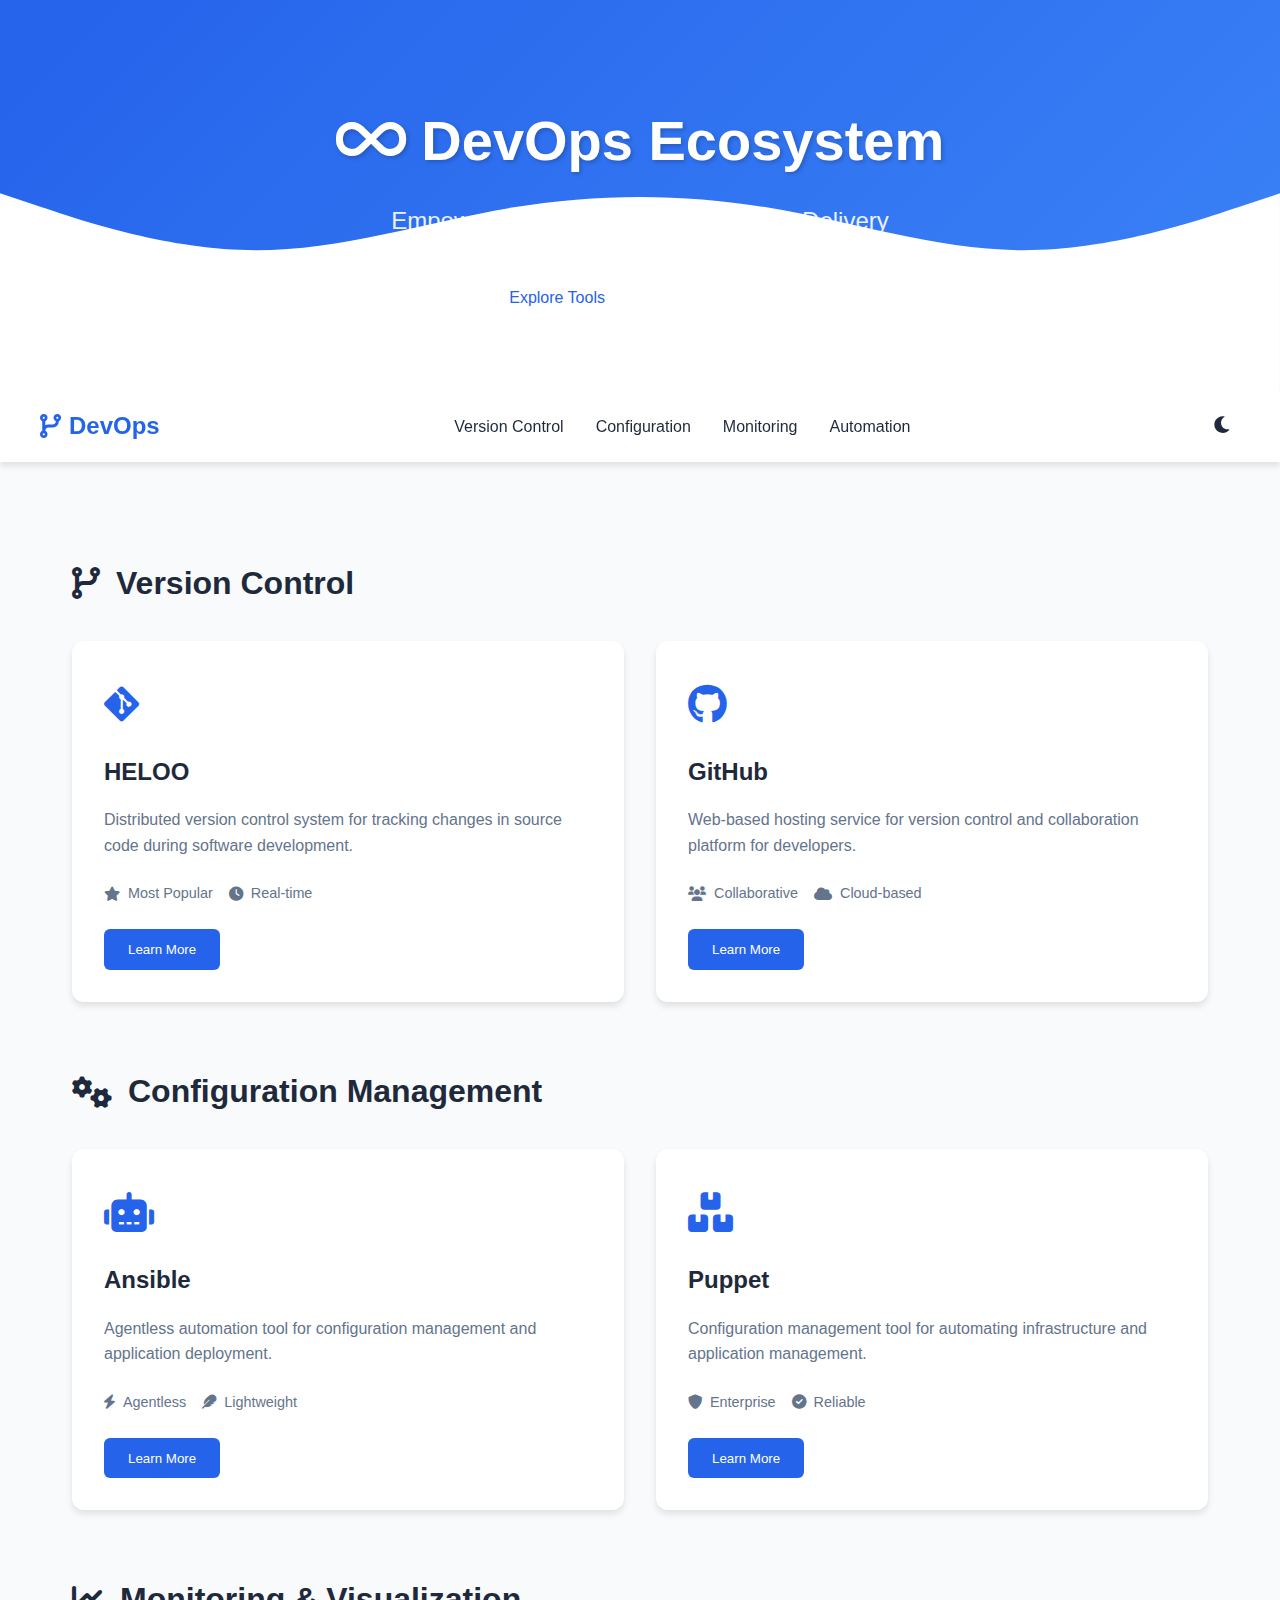
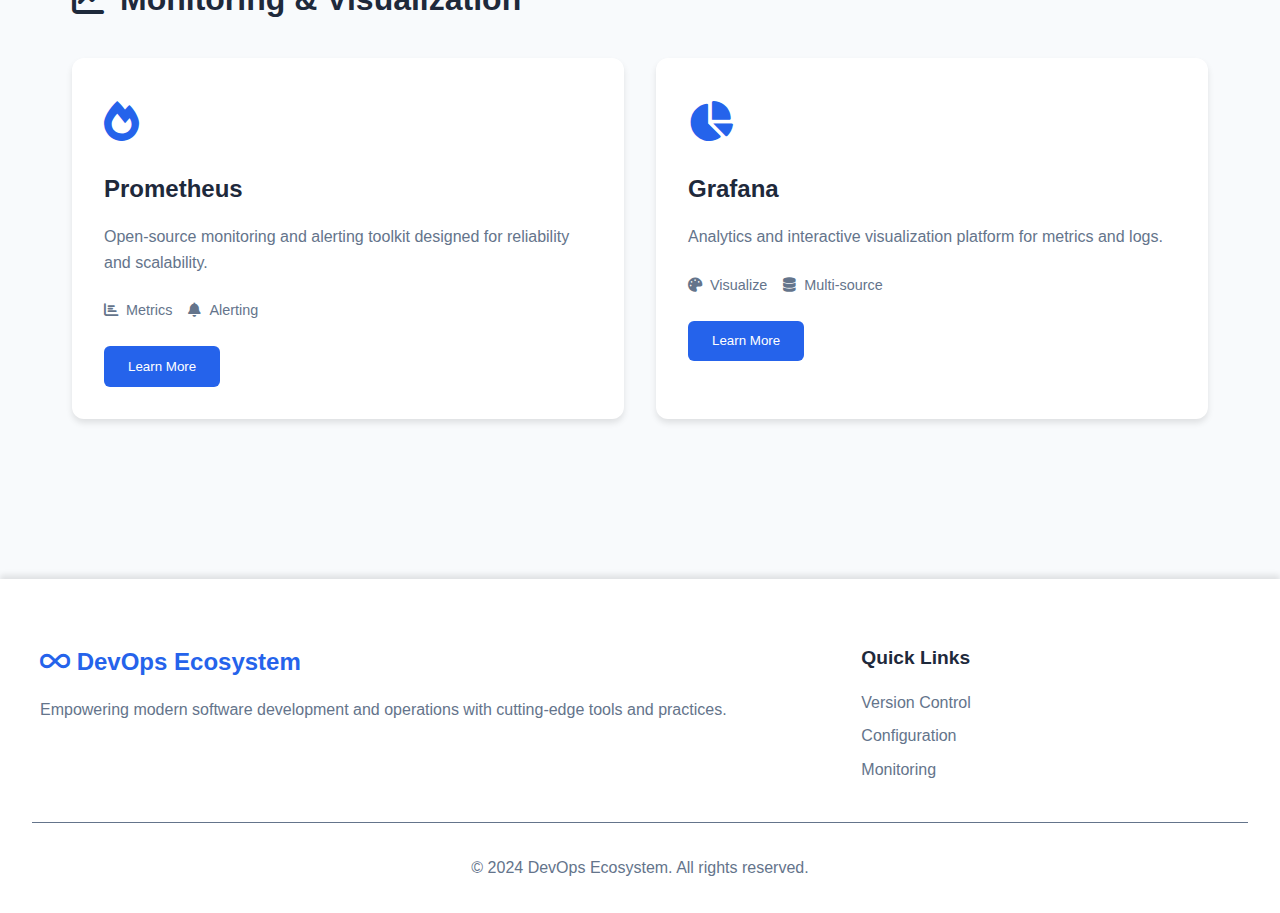
<file: html/index.html>
<!DOCTYPE html>
<html lang="en">
<head>
    <meta charset="UTF-8">
    <meta name="viewport" content="width=device-width, initial-scale=1.0">
    <title>Modern DevOps Ecosystem</title>
    <link rel="stylesheet" href="styles.css">
    <link rel="stylesheet" href="https://cdnjs.cloudflare.com/ajax/libs/font-awesome/6.0.0/css/all.min.css">
</head>
<body>
    <header class="hero">
        <div class="hero-content">
            <h1><i class="fas fa-infinity"></i> DevOps Ecosystem</h1>
            <p class="tagline">Empowering Continuous Integration & Delivery</p>
            <div class="hero-buttons">
                <a href="#tools" class="btn primary">Explore Tools</a>
                <a href="#about" class="btn secondary">Learn More</a>
            </div>
        </div>
        <div class="hero-waves">
            <svg xmlns="http://www.w3.org/2000/svg" viewBox="0 0 1440 320">
                <path fill="#ffffff" fill-opacity="1" d="M0,96L48,112C96,128,192,160,288,160C384,160,480,128,576,112C672,96,768,96,864,112C960,128,1056,160,1152,160C1248,160,1344,128,1392,112L1440,96L1440,320L1392,320C1344,320,1248,320,1152,320C1056,320,960,320,864,320C768,320,672,320,576,320C480,320,384,320,288,320C192,320,96,320,48,320L0,320Z"></path>
            </svg>
        </div>
    </header>

    <nav id="navbar">
        <div class="nav-content">
            <div class="logo">
                <i class="fas fa-code-branch"></i>
                <span>DevOps</span>
            </div>
            <ul class="nav-links">
                <li><a href="#version-control">Version Control</a></li>
                <li><a href="#configuration">Configuration</a></li>
                <li><a href="#monitoring">Monitoring</a></li>
                <li><a href="#automation">Automation</a></li>
            </ul>
            <button class="theme-toggle">
                <i class="fas fa-moon"></i>
            </button>
        </div>
    </nav>

    <main class="container">
        <section id="version-control" class="tools-section">
            <h2><i class="fas fa-code-branch"></i> Version Control</h2>
            <div class="tools-grid">
                <div class="tool-card" data-tool="git">
                    <div class="tool-icon">
                        <i class="fab fa-git-alt"></i>
                    </div>
                    <h3>HELOO</h3>
                    <p>Distributed version control system for tracking changes in source code during software development.</p>
                    <div class="tool-stats">
                        <span><i class="fas fa-star"></i> Most Popular</span>
                        <span><i class="fas fa-clock"></i> Real-time</span>
                    </div>
                    <button class="learn-more">Learn More</button>
                </div>
                <div class="tool-card" data-tool="github">
                    <div class="tool-icon">
                        <i class="fab fa-github"></i>
                    </div>
                    <h3>GitHub</h3>
                    <p>Web-based hosting service for version control and collaboration platform for developers.</p>
                    <div class="tool-stats">
                        <span><i class="fas fa-users"></i> Collaborative</span>
                        <span><i class="fas fa-cloud"></i> Cloud-based</span>
                    </div>
                    <button class="learn-more">Learn More</button>
                </div>
            </div>
        </section>

        <section id="configuration" class="tools-section">
            <h2><i class="fas fa-cogs"></i> Configuration Management</h2>
            <div class="tools-grid">
                <div class="tool-card" data-tool="ansible">
                    <div class="tool-icon">
                        <i class="fas fa-robot"></i>
                    </div>
                    <h3>Ansible</h3>
                    <p>Agentless automation tool for configuration management and application deployment.</p>
                    <div class="tool-stats">
                        <span><i class="fas fa-bolt"></i> Agentless</span>
                        <span><i class="fas fa-feather"></i> Lightweight</span>
                    </div>
                    <button class="learn-more">Learn More</button>
                </div>
                <div class="tool-card" data-tool="puppet">
                    <div class="tool-icon">
                        <i class="fas fa-boxes"></i>
                    </div>
                    <h3>Puppet</h3>
                    <p>Configuration management tool for automating infrastructure and application management.</p>
                    <div class="tool-stats">
                        <span><i class="fas fa-shield-alt"></i> Enterprise</span>
                        <span><i class="fas fa-check-circle"></i> Reliable</span>
                    </div>
                    <button class="learn-more">Learn More</button>
                </div>
            </div>
        </section>

        <section id="monitoring" class="tools-section">
            <h2><i class="fas fa-chart-line"></i> Monitoring & Visualization</h2>
            <div class="tools-grid">
                <div class="tool-card" data-tool="prometheus">
                    <div class="tool-icon">
                        <i class="fas fa-fire"></i>
                    </div>
                    <h3>Prometheus</h3>
                    <p>Open-source monitoring and alerting toolkit designed for reliability and scalability.</p>
                    <div class="tool-stats">
                        <span><i class="fas fa-chart-bar"></i> Metrics</span>
                        <span><i class="fas fa-bell"></i> Alerting</span>
                    </div>
                    <button class="learn-more">Learn More</button>
                </div>
                <div class="tool-card" data-tool="grafana">
                    <div class="tool-icon">
                        <i class="fas fa-chart-pie"></i>
                    </div>
                    <h3>Grafana</h3>
                    <p>Analytics and interactive visualization platform for metrics and logs.</p>
                    <div class="tool-stats">
                        <span><i class="fas fa-palette"></i> Visualize</span>
                        <span><i class="fas fa-database"></i> Multi-source</span>
                    </div>
                    <button class="learn-more">Learn More</button>
                </div>
            </div>
        </section>
    </main>

    <div class="modal" id="toolModal">
        <div class="modal-content">
            <span class="close-modal">&times;</span>
            <div class="modal-header">
                <i class="tool-icon"></i>
                <h2></h2>
            </div>
            <div class="modal-body"></div>
        </div>
    </div>

    <div id="back-to-top">
        <i class="fas fa-arrow-up"></i>
    </div>

    <footer>
        <div class="footer-content">
            <div class="footer-section">
                <h3><i class="fas fa-infinity"></i> DevOps Ecosystem</h3>
                <p>Empowering modern software development and operations with cutting-edge tools and practices.</p>
            </div>
            <div class="footer-section">
                <h4>Quick Links</h4>
                <ul>
                    <li><a href="#version-control">Version Control</a></li>
                    <li><a href="#configuration">Configuration</a></li>
                    <li><a href="#monitoring">Monitoring</a></li>
                </ul>
            </div>
        </div>
        <div class="footer-bottom">
            <p>&copy; 2024 DevOps Ecosystem. All rights reserved.</p>
        </div>
    </footer>

    <script src="script.js"></script>
</body>
</html>
</file>
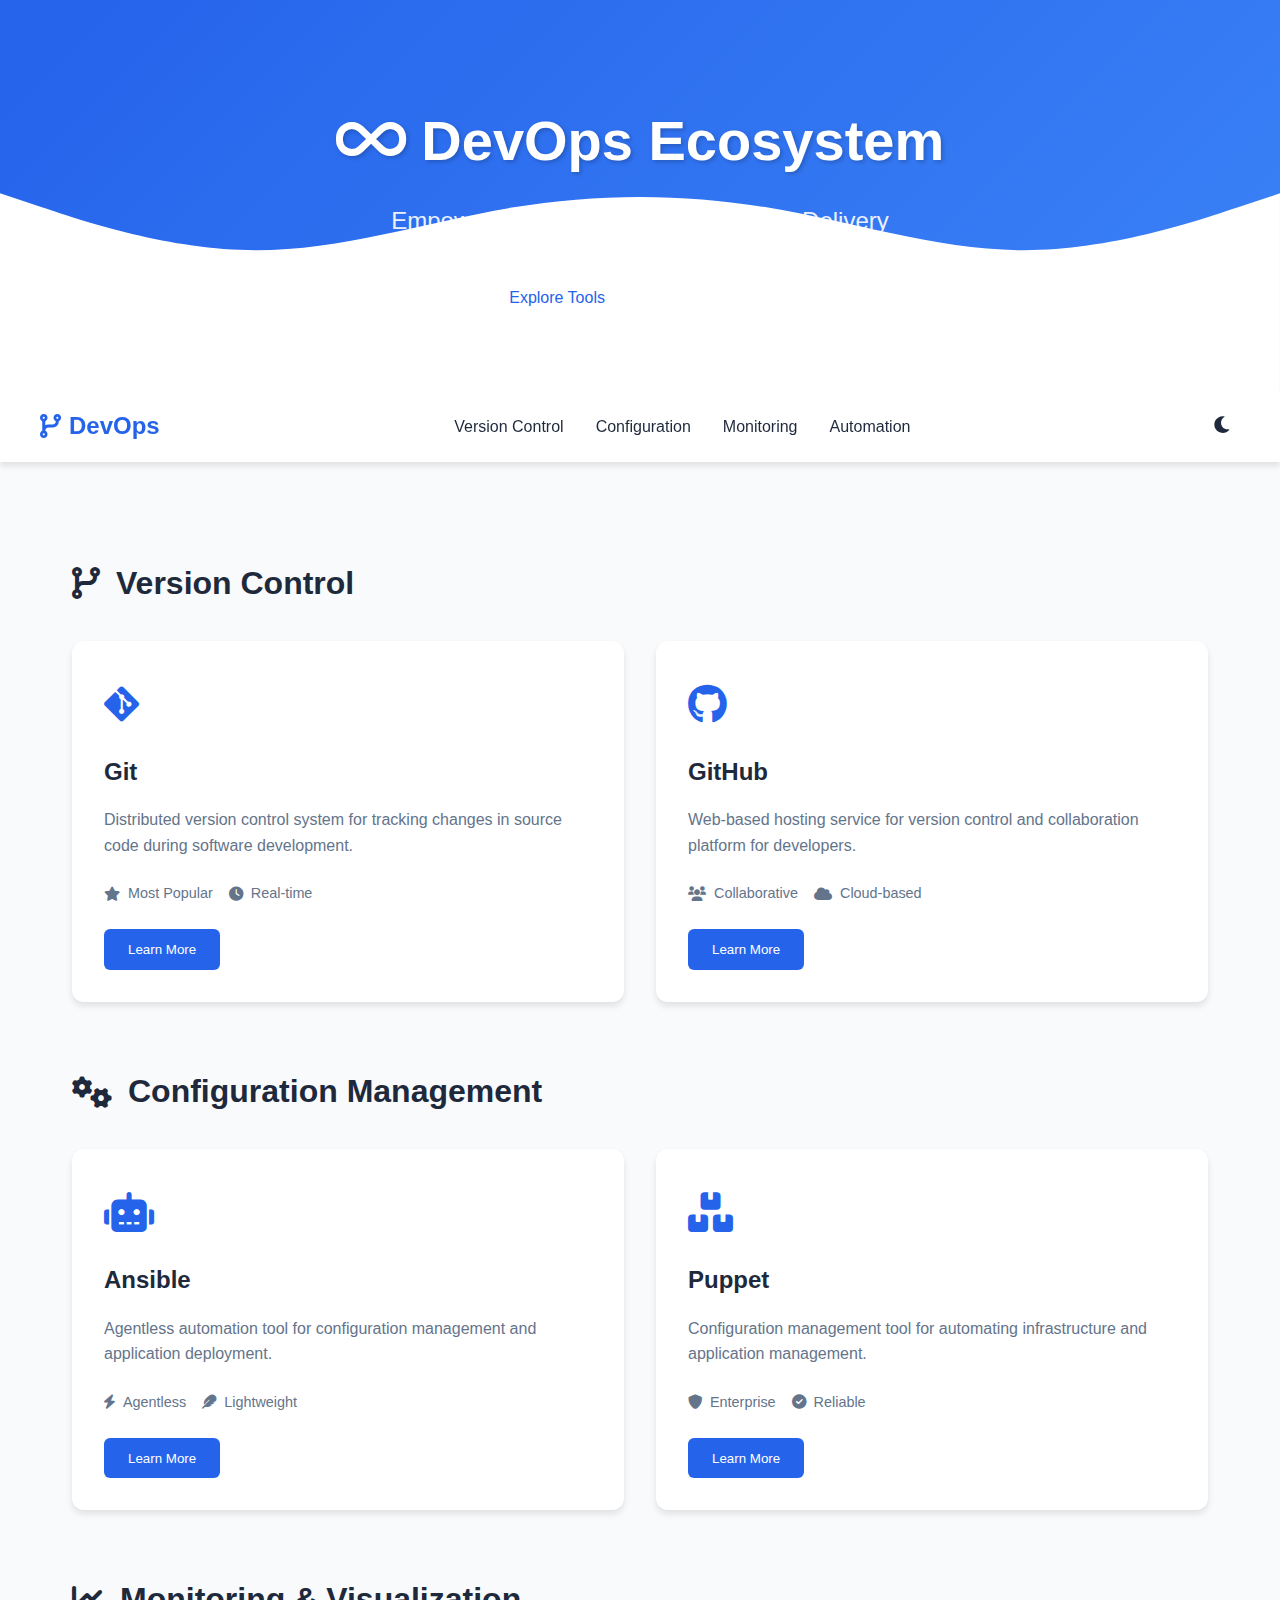
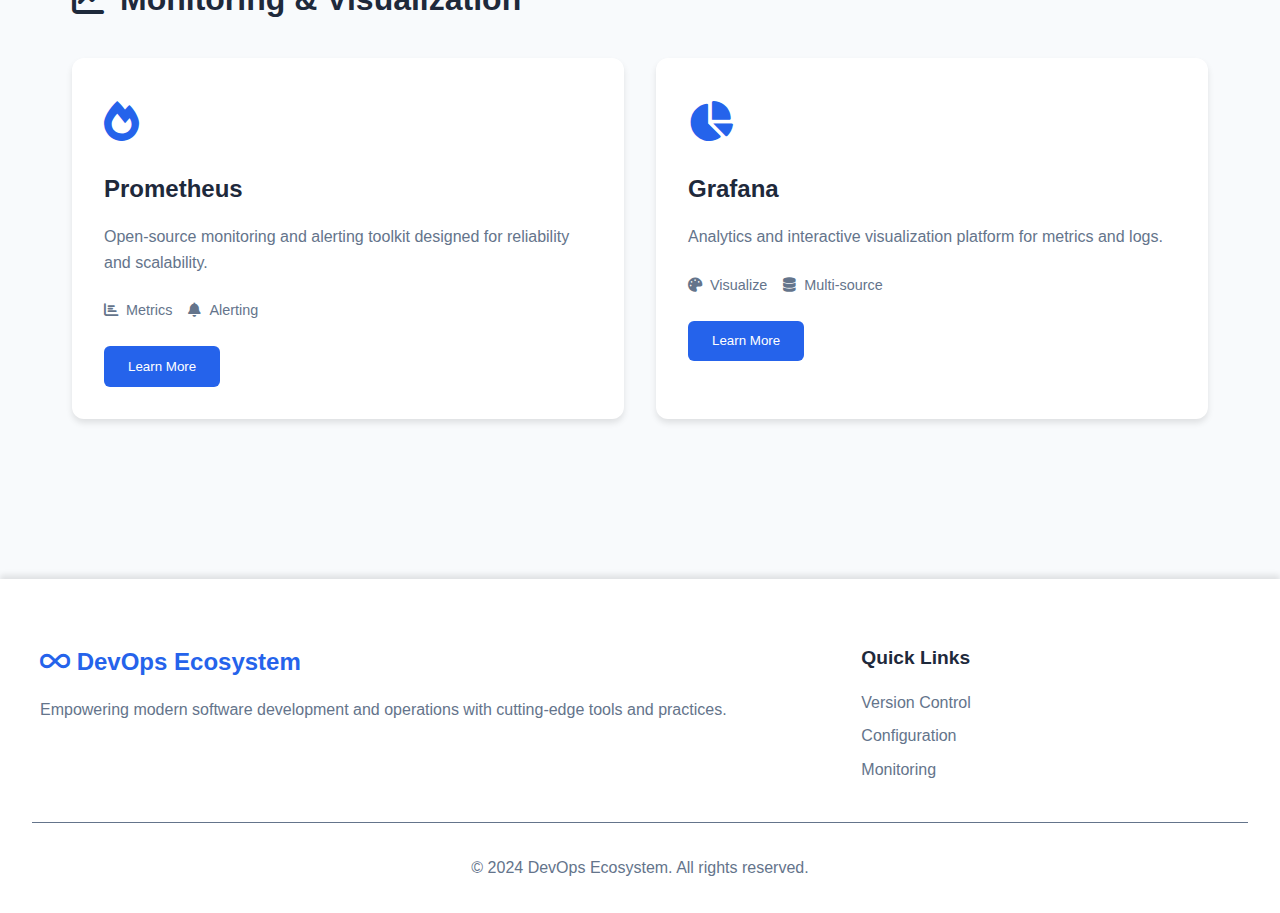
<file: website/index.html>
<!DOCTYPE html>
<html lang="en">
<head>
    <meta charset="UTF-8">
    <meta name="viewport" content="width=device-width, initial-scale=1.0">
    <title>Modern DevOps Ecosystem</title>
    <link rel="stylesheet" href="styles.css">
    <link rel="stylesheet" href="https://cdnjs.cloudflare.com/ajax/libs/font-awesome/6.0.0/css/all.min.css">
</head>
<body>
    <header class="hero">
        <div class="hero-content">
            <h1><i class="fas fa-infinity"></i> DevOps Ecosystem</h1>
            <p class="tagline">Empowering Continuous Integration & Delivery</p>
            <div class="hero-buttons">
                <a href="#tools" class="btn primary">Explore Tools</a>
                <a href="#about" class="btn secondary">Learn More</a>
            </div>
        </div>
        <div class="hero-waves">
            <svg xmlns="http://www.w3.org/2000/svg" viewBox="0 0 1440 320">
                <path fill="#ffffff" fill-opacity="1" d="M0,96L48,112C96,128,192,160,288,160C384,160,480,128,576,112C672,96,768,96,864,112C960,128,1056,160,1152,160C1248,160,1344,128,1392,112L1440,96L1440,320L1392,320C1344,320,1248,320,1152,320C1056,320,960,320,864,320C768,320,672,320,576,320C480,320,384,320,288,320C192,320,96,320,48,320L0,320Z"></path>
            </svg>
        </div>
    </header>

    <nav id="navbar">
        <div class="nav-content">
            <div class="logo">
                <i class="fas fa-code-branch"></i>
                <span>DevOps</span>
            </div>
            <ul class="nav-links">
                <li><a href="#version-control">Version Control</a></li>
                <li><a href="#configuration">Configuration</a></li>
                <li><a href="#monitoring">Monitoring</a></li>
                <li><a href="#automation">Automation</a></li>
            </ul>
            <button class="theme-toggle">
                <i class="fas fa-moon"></i>
            </button>
        </div>
    </nav>

    <main class="container">
        <section id="version-control" class="tools-section">
            <h2><i class="fas fa-code-branch"></i> Version Control</h2>
            <div class="tools-grid">
                <div class="tool-card" data-tool="git">
                    <div class="tool-icon">
                        <i class="fab fa-git-alt"></i>
                    </div>
                    <h3>Git</h3>
                    <p>Distributed version control system for tracking changes in source code during software development.</p>
                    <div class="tool-stats">
                        <span><i class="fas fa-star"></i> Most Popular</span>
                        <span><i class="fas fa-clock"></i> Real-time</span>
                    </div>
                    <button class="learn-more">Learn More</button>
                </div>
                <div class="tool-card" data-tool="github">
                    <div class="tool-icon">
                        <i class="fab fa-github"></i>
                    </div>
                    <h3>GitHub</h3>
                    <p>Web-based hosting service for version control and collaboration platform for developers.</p>
                    <div class="tool-stats">
                        <span><i class="fas fa-users"></i> Collaborative</span>
                        <span><i class="fas fa-cloud"></i> Cloud-based</span>
                    </div>
                    <button class="learn-more">Learn More</button>
                </div>
            </div>
        </section>

        <section id="configuration" class="tools-section">
            <h2><i class="fas fa-cogs"></i> Configuration Management</h2>
            <div class="tools-grid">
                <div class="tool-card" data-tool="ansible">
                    <div class="tool-icon">
                        <i class="fas fa-robot"></i>
                    </div>
                    <h3>Ansible</h3>
                    <p>Agentless automation tool for configuration management and application deployment.</p>
                    <div class="tool-stats">
                        <span><i class="fas fa-bolt"></i> Agentless</span>
                        <span><i class="fas fa-feather"></i> Lightweight</span>
                    </div>
                    <button class="learn-more">Learn More</button>
                </div>
                <div class="tool-card" data-tool="puppet">
                    <div class="tool-icon">
                        <i class="fas fa-boxes"></i>
                    </div>
                    <h3>Puppet</h3>
                    <p>Configuration management tool for automating infrastructure and application management.</p>
                    <div class="tool-stats">
                        <span><i class="fas fa-shield-alt"></i> Enterprise</span>
                        <span><i class="fas fa-check-circle"></i> Reliable</span>
                    </div>
                    <button class="learn-more">Learn More</button>
                </div>
            </div>
        </section>

        <section id="monitoring" class="tools-section">
            <h2><i class="fas fa-chart-line"></i> Monitoring & Visualization</h2>
            <div class="tools-grid">
                <div class="tool-card" data-tool="prometheus">
                    <div class="tool-icon">
                        <i class="fas fa-fire"></i>
                    </div>
                    <h3>Prometheus</h3>
                    <p>Open-source monitoring and alerting toolkit designed for reliability and scalability.</p>
                    <div class="tool-stats">
                        <span><i class="fas fa-chart-bar"></i> Metrics</span>
                        <span><i class="fas fa-bell"></i> Alerting</span>
                    </div>
                    <button class="learn-more">Learn More</button>
                </div>
                <div class="tool-card" data-tool="grafana">
                    <div class="tool-icon">
                        <i class="fas fa-chart-pie"></i>
                    </div>
                    <h3>Grafana</h3>
                    <p>Analytics and interactive visualization platform for metrics and logs.</p>
                    <div class="tool-stats">
                        <span><i class="fas fa-palette"></i> Visualize</span>
                        <span><i class="fas fa-database"></i> Multi-source</span>
                    </div>
                    <button class="learn-more">Learn More</button>
                </div>
            </div>
        </section>
    </main>

    <div class="modal" id="toolModal">
        <div class="modal-content">
            <span class="close-modal">&times;</span>
            <div class="modal-header">
                <i class="tool-icon"></i>
                <h2></h2>
            </div>
            <div class="modal-body"></div>
        </div>
    </div>

    <div id="back-to-top">
        <i class="fas fa-arrow-up"></i>
    </div>

    <footer>
        <div class="footer-content">
            <div class="footer-section">
                <h3><i class="fas fa-infinity"></i> DevOps Ecosystem</h3>
                <p>Empowering modern software development and operations with cutting-edge tools and practices.</p>
            </div>
            <div class="footer-section">
                <h4>Quick Links</h4>
                <ul>
                    <li><a href="#version-control">Version Control</a></li>
                    <li><a href="#configuration">Configuration</a></li>
                    <li><a href="#monitoring">Monitoring</a></li>
                </ul>
            </div>
        </div>
        <div class="footer-bottom">
            <p>&copy; 2024 DevOps Ecosystem. All rights reserved.</p>
        </div>
    </footer>

    <script src="script.js"></script>
</body>
</html>
</file>
<file: html/styles.css>
/* styles.css */
:root {
    --primary-color: #2563eb;
    --secondary-color: #3b82f6;
    --background-light: #f8fafc;
    --text-dark: #1e293b;
    --text-light: #64748b;
    --card-background: #ffffff;
    --card-shadow: 0 4px 6px rgba(0, 0, 0, 0.1);
    --transition: all 0.3s ease;
}

[data-theme="dark"] {
    --primary-color: #3b82f6;
    --secondary-color: #60a5fa;
    --background-light: #1e293b;
    --text-dark: #f8fafc;
    --text-light: #cbd5e1;
    --card-background: #334155;
    --card-shadow: 0 4px 6px rgba(0, 0, 0, 0.3);
}

* {
    margin: 0;
    padding: 0;
    box-sizing: border-box;
    font-family: -apple-system, BlinkMacSystemFont, 'Segoe UI', Roboto, Oxygen, Ubuntu, Cantarell, sans-serif;
}

body {
    background-color: var(--background-light);
    color: var(--text-dark);
    line-height: 1.6;
    transition: var(--transition);
}

.hero {
    background: linear-gradient(135deg, var(--primary-color), var(--secondary-color));
    color: white;
    padding: 6rem 2rem 4rem;
    text-align: center;
    position: relative;
}

.hero-content {
    max-width: 800px;
    margin: 0 auto;
    position: relative;
    z-index: 1;
}

.hero h1 {
    font-size: 3.5rem;
    margin-bottom: 1rem;
    text-shadow: 2px 2px 4px rgba(0,0,0,0.2);
}

.hero .tagline {
    font-size: 1.5rem;
    margin-bottom: 2rem;
    opacity: 0.9;
}

.hero-buttons {
    display: flex;
    gap: 1rem;
    justify-content: center;
}

.btn {
    padding: 0.8rem 2rem;
    border-radius: 50px;
    text-decoration: none;
    font-weight: 500;
    transition: var(--transition);
}

.btn.primary {
    background: white;
    color: var(--primary-color);
}

.btn.secondary {
    background: transparent;
    color: white;
    border: 2px solid white;
}

.btn:hover {
    transform: translateY(-2px);
    box-shadow: 0 4px 12px rgba(0,0,0,0.15);
}

.hero-waves {
    position: absolute;
    bottom: -1px;
    left: 0;
    width: 100%;
    line-height: 0;
}

#navbar {
    background: var(--card-background);
    padding: 1rem;
    box-shadow: var(--card-shadow);
    position: sticky;
    top: 0;
    z-index: 1000;
    transition: var(--transition);
}

.nav-content {
    max-width: 1200px;
    margin: 0 auto;
    display: flex;
    justify-content: space-between;
    align-items: center;
}

.logo {
    display: flex;
    align-items: center;
    gap: 0.5rem;
    font-size: 1.5rem;
    font-weight: 700;
    color: var(--primary-color);
}

.nav-links {
    display: flex;
    gap: 2rem;
    list-style: none;
}

.nav-links a {
    text-decoration: none;
    color: var(--text-dark);
    font-weight: 500;
    transition: var(--transition);
}

.nav-links a:hover {
    color: var(--primary-color);
}

.theme-toggle {
    background: none;
    border: none;
    color: var(--text-dark);
    cursor: pointer;
    font-size: 1.2rem;
    padding: 0.5rem;
    transition: var(--transition);
}

.theme-toggle:hover {
    color: var(--primary-color);
    transform: rotate(15deg);
}

.container {
    max-width: 1200px;
    margin: 0 auto;
    padding: 2rem;
}

.tools-section {
    margin: 4rem 0;
}

.tools-section h2 {
    font-size: 2rem;
    margin-bottom: 2rem;
    display: flex;
    align-items: center;
    gap: 1rem;
    color: var(--text-dark);
}

.tools-grid {
    display: grid;
    grid-template-columns: repeat(auto-fit, minmax(300px, 1fr));
    gap: 2rem;
}

.tool-card {
    background: var(--card-background);
    border-radius: 12px;
    padding: 2rem;
    box-shadow: var(--card-shadow);
    transition: var(--transition);
    position: relative;
    overflow: hidden;
}

.tool-card:hover {
    transform: translateY(-5px);
    box-shadow: 0 8px 16px rgba(0,0,0,0.15);
}

.tool-icon {
    font-size: 2.5rem;
    color: var(--primary-color);
    margin-bottom: 1rem;
}

.tool-card h3 {
    font-size: 1.5rem;
    margin-bottom: 1rem;
    color: var(--text-dark);
}

.tool-card p {
    color: var(--text-light);
    margin-bottom: 1.5rem;
}

.tool-stats {
    display: flex;
    gap: 1rem;
    margin-bottom: 1.5rem;
}

.tool-stats span {
    display: flex;
    align-items: center;
    gap: 0.5rem;
    font-size: 0.9rem;
    color: var(--text-light);
}

.learn-more {
    background: var(--primary-color);
    color: white;
    border: none;
    padding: 0.8rem 1.5rem;
    border-radius: 6px;
    cursor: pointer;
    transition: var(--transition);
    font-weight: 500;
}

.learn-more:hover {
    background: var(--secondary-color);
}
/* Continuing styles.css from where it left off */
.modal {
    display: none;
    position: fixed;
    top: 0;
    left: 0;
    width: 100%;
    height: 100%;
    background: rgba(0, 0, 0, 0.5);
    z-index: 2000;
    backdrop-filter: blur(4px);
}

.modal-content {
    background: var(--card-background);
    border-radius: 12px;
    padding: 2rem;
    width: 90%;
    max-width: 600px;
    position: absolute;
    top: 50%;
    left: 50%;
    transform: translate(-50%, -50%);
    box-shadow: var(--card-shadow);
}

.close-modal {
    position: absolute;
    top: 1rem;
    right: 1rem;
    font-size: 1.5rem;
    cursor: pointer;
    color: var(--text-light);
    transition: var(--transition);
}

.close-modal:hover {
    color: var(--primary-color);
    transform: rotate(90deg);
}

.modal-header {
    display: flex;
    align-items: center;
    gap: 1rem;
    margin-bottom: 1.5rem;
}

.modal-header i {
    font-size: 2.5rem;
    color: var(--primary-color);
}

.modal-body {
    color: var(--text-light);
    line-height: 1.8;
}

#back-to-top {
    position: fixed;
    bottom: 2rem;
    right: 2rem;
    background: var(--primary-color);
    color: white;
    width: 50px;
    height: 50px;
    border-radius: 50%;
    display: none;
    justify-content: center;
    align-items: center;
    cursor: pointer;
    transition: var(--transition);
    box-shadow: var(--card-shadow);
}

#back-to-top:hover {
    background: var(--secondary-color);
    transform: translateY(-5px);
}

footer {
    background: var(--card-background);
    color: var(--text-dark);
    padding: 4rem 2rem 2rem;
    margin-top: 4rem;
    box-shadow: 0 -4px 6px rgba(0, 0, 0, 0.1);
}

.footer-content {
    max-width: 1200px;
    margin: 0 auto;
    display: grid;
    grid-template-columns: 2fr 1fr;
    gap: 4rem;
}

.footer-section h3 {
    font-size: 1.5rem;
    margin-bottom: 1rem;
    color: var(--primary-color);
}

.footer-section p {
    color: var(--text-light);
    margin-bottom: 1rem;
}

.footer-section h4 {
    font-size: 1.2rem;
    margin-bottom: 1rem;
}

.footer-section ul {
    list-style: none;
}

.footer-section ul li {
    margin-bottom: 0.5rem;
}

.footer-section ul li a {
    color: var(--text-light);
    text-decoration: none;
    transition: var(--transition);
}

.footer-section ul li a:hover {
    color: var(--primary-color);
}

.footer-bottom {
    text-align: center;
    padding-top: 2rem;
    margin-top: 2rem;
    border-top: 1px solid var(--text-light);
    color: var(--text-light);
}

@media (max-width: 768px) {
    .hero h1 {
        font-size: 2.5rem;
    }
    
    .hero .tagline {
        font-size: 1.2rem;
    }
    
    .nav-content {
        flex-direction: column;
        gap: 1rem;
    }
    
    .nav-links {
        flex-direction: column;
        text-align: center;
    }
    
    .footer-content {
        grid-template-columns: 1fr;
        gap: 2rem;
    }
    
    .tool-stats {
        flex-direction: column;
    }
}
</file>
<file: website/styles.css>
/* styles.css */
:root {
    --primary-color: #2563eb;
    --secondary-color: #3b82f6;
    --background-light: #f8fafc;
    --text-dark: #1e293b;
    --text-light: #64748b;
    --card-background: #ffffff;
    --card-shadow: 0 4px 6px rgba(0, 0, 0, 0.1);
    --transition: all 0.3s ease;
}

[data-theme="dark"] {
    --primary-color: #3b82f6;
    --secondary-color: #60a5fa;
    --background-light: #1e293b;
    --text-dark: #f8fafc;
    --text-light: #cbd5e1;
    --card-background: #334155;
    --card-shadow: 0 4px 6px rgba(0, 0, 0, 0.3);
}

* {
    margin: 0;
    padding: 0;
    box-sizing: border-box;
    font-family: -apple-system, BlinkMacSystemFont, 'Segoe UI', Roboto, Oxygen, Ubuntu, Cantarell, sans-serif;
}

body {
    background-color: var(--background-light);
    color: var(--text-dark);
    line-height: 1.6;
    transition: var(--transition);
}

.hero {
    background: linear-gradient(135deg, var(--primary-color), var(--secondary-color));
    color: white;
    padding: 6rem 2rem 4rem;
    text-align: center;
    position: relative;
}

.hero-content {
    max-width: 800px;
    margin: 0 auto;
    position: relative;
    z-index: 1;
}

.hero h1 {
    font-size: 3.5rem;
    margin-bottom: 1rem;
    text-shadow: 2px 2px 4px rgba(0,0,0,0.2);
}

.hero .tagline {
    font-size: 1.5rem;
    margin-bottom: 2rem;
    opacity: 0.9;
}

.hero-buttons {
    display: flex;
    gap: 1rem;
    justify-content: center;
}

.btn {
    padding: 0.8rem 2rem;
    border-radius: 50px;
    text-decoration: none;
    font-weight: 500;
    transition: var(--transition);
}

.btn.primary {
    background: white;
    color: var(--primary-color);
}

.btn.secondary {
    background: transparent;
    color: white;
    border: 2px solid white;
}

.btn:hover {
    transform: translateY(-2px);
    box-shadow: 0 4px 12px rgba(0,0,0,0.15);
}

.hero-waves {
    position: absolute;
    bottom: -1px;
    left: 0;
    width: 100%;
    line-height: 0;
}

#navbar {
    background: var(--card-background);
    padding: 1rem;
    box-shadow: var(--card-shadow);
    position: sticky;
    top: 0;
    z-index: 1000;
    transition: var(--transition);
}

.nav-content {
    max-width: 1200px;
    margin: 0 auto;
    display: flex;
    justify-content: space-between;
    align-items: center;
}

.logo {
    display: flex;
    align-items: center;
    gap: 0.5rem;
    font-size: 1.5rem;
    font-weight: 700;
    color: var(--primary-color);
}

.nav-links {
    display: flex;
    gap: 2rem;
    list-style: none;
}

.nav-links a {
    text-decoration: none;
    color: var(--text-dark);
    font-weight: 500;
    transition: var(--transition);
}

.nav-links a:hover {
    color: var(--primary-color);
}

.theme-toggle {
    background: none;
    border: none;
    color: var(--text-dark);
    cursor: pointer;
    font-size: 1.2rem;
    padding: 0.5rem;
    transition: var(--transition);
}

.theme-toggle:hover {
    color: var(--primary-color);
    transform: rotate(15deg);
}

.container {
    max-width: 1200px;
    margin: 0 auto;
    padding: 2rem;
}

.tools-section {
    margin: 4rem 0;
}

.tools-section h2 {
    font-size: 2rem;
    margin-bottom: 2rem;
    display: flex;
    align-items: center;
    gap: 1rem;
    color: var(--text-dark);
}

.tools-grid {
    display: grid;
    grid-template-columns: repeat(auto-fit, minmax(300px, 1fr));
    gap: 2rem;
}

.tool-card {
    background: var(--card-background);
    border-radius: 12px;
    padding: 2rem;
    box-shadow: var(--card-shadow);
    transition: var(--transition);
    position: relative;
    overflow: hidden;
}

.tool-card:hover {
    transform: translateY(-5px);
    box-shadow: 0 8px 16px rgba(0,0,0,0.15);
}

.tool-icon {
    font-size: 2.5rem;
    color: var(--primary-color);
    margin-bottom: 1rem;
}

.tool-card h3 {
    font-size: 1.5rem;
    margin-bottom: 1rem;
    color: var(--text-dark);
}

.tool-card p {
    color: var(--text-light);
    margin-bottom: 1.5rem;
}

.tool-stats {
    display: flex;
    gap: 1rem;
    margin-bottom: 1.5rem;
}

.tool-stats span {
    display: flex;
    align-items: center;
    gap: 0.5rem;
    font-size: 0.9rem;
    color: var(--text-light);
}

.learn-more {
    background: var(--primary-color);
    color: white;
    border: none;
    padding: 0.8rem 1.5rem;
    border-radius: 6px;
    cursor: pointer;
    transition: var(--transition);
    font-weight: 500;
}

.learn-more:hover {
    background: var(--secondary-color);
}
/* Continuing styles.css from where it left off */
.modal {
    display: none;
    position: fixed;
    top: 0;
    left: 0;
    width: 100%;
    height: 100%;
    background: rgba(0, 0, 0, 0.5);
    z-index: 2000;
    backdrop-filter: blur(4px);
}

.modal-content {
    background: var(--card-background);
    border-radius: 12px;
    padding: 2rem;
    width: 90%;
    max-width: 600px;
    position: absolute;
    top: 50%;
    left: 50%;
    transform: translate(-50%, -50%);
    box-shadow: var(--card-shadow);
}

.close-modal {
    position: absolute;
    top: 1rem;
    right: 1rem;
    font-size: 1.5rem;
    cursor: pointer;
    color: var(--text-light);
    transition: var(--transition);
}

.close-modal:hover {
    color: var(--primary-color);
    transform: rotate(90deg);
}

.modal-header {
    display: flex;
    align-items: center;
    gap: 1rem;
    margin-bottom: 1.5rem;
}

.modal-header i {
    font-size: 2.5rem;
    color: var(--primary-color);
}

.modal-body {
    color: var(--text-light);
    line-height: 1.8;
}

#back-to-top {
    position: fixed;
    bottom: 2rem;
    right: 2rem;
    background: var(--primary-color);
    color: white;
    width: 50px;
    height: 50px;
    border-radius: 50%;
    display: none;
    justify-content: center;
    align-items: center;
    cursor: pointer;
    transition: var(--transition);
    box-shadow: var(--card-shadow);
}

#back-to-top:hover {
    background: var(--secondary-color);
    transform: translateY(-5px);
}

footer {
    background: var(--card-background);
    color: var(--text-dark);
    padding: 4rem 2rem 2rem;
    margin-top: 4rem;
    box-shadow: 0 -4px 6px rgba(0, 0, 0, 0.1);
}

.footer-content {
    max-width: 1200px;
    margin: 0 auto;
    display: grid;
    grid-template-columns: 2fr 1fr;
    gap: 4rem;
}

.footer-section h3 {
    font-size: 1.5rem;
    margin-bottom: 1rem;
    color: var(--primary-color);
}

.footer-section p {
    color: var(--text-light);
    margin-bottom: 1rem;
}

.footer-section h4 {
    font-size: 1.2rem;
    margin-bottom: 1rem;
}

.footer-section ul {
    list-style: none;
}

.footer-section ul li {
    margin-bottom: 0.5rem;
}

.footer-section ul li a {
    color: var(--text-light);
    text-decoration: none;
    transition: var(--transition);
}

.footer-section ul li a:hover {
    color: var(--primary-color);
}

.footer-bottom {
    text-align: center;
    padding-top: 2rem;
    margin-top: 2rem;
    border-top: 1px solid var(--text-light);
    color: var(--text-light);
}

@media (max-width: 768px) {
    .hero h1 {
        font-size: 2.5rem;
    }
    
    .hero .tagline {
        font-size: 1.2rem;
    }
    
    .nav-content {
        flex-direction: column;
        gap: 1rem;
    }
    
    .nav-links {
        flex-direction: column;
        text-align: center;
    }
    
    .footer-content {
        grid-template-columns: 1fr;
        gap: 2rem;
    }
    
    .tool-stats {
        flex-direction: column;
    }
}
</file>
